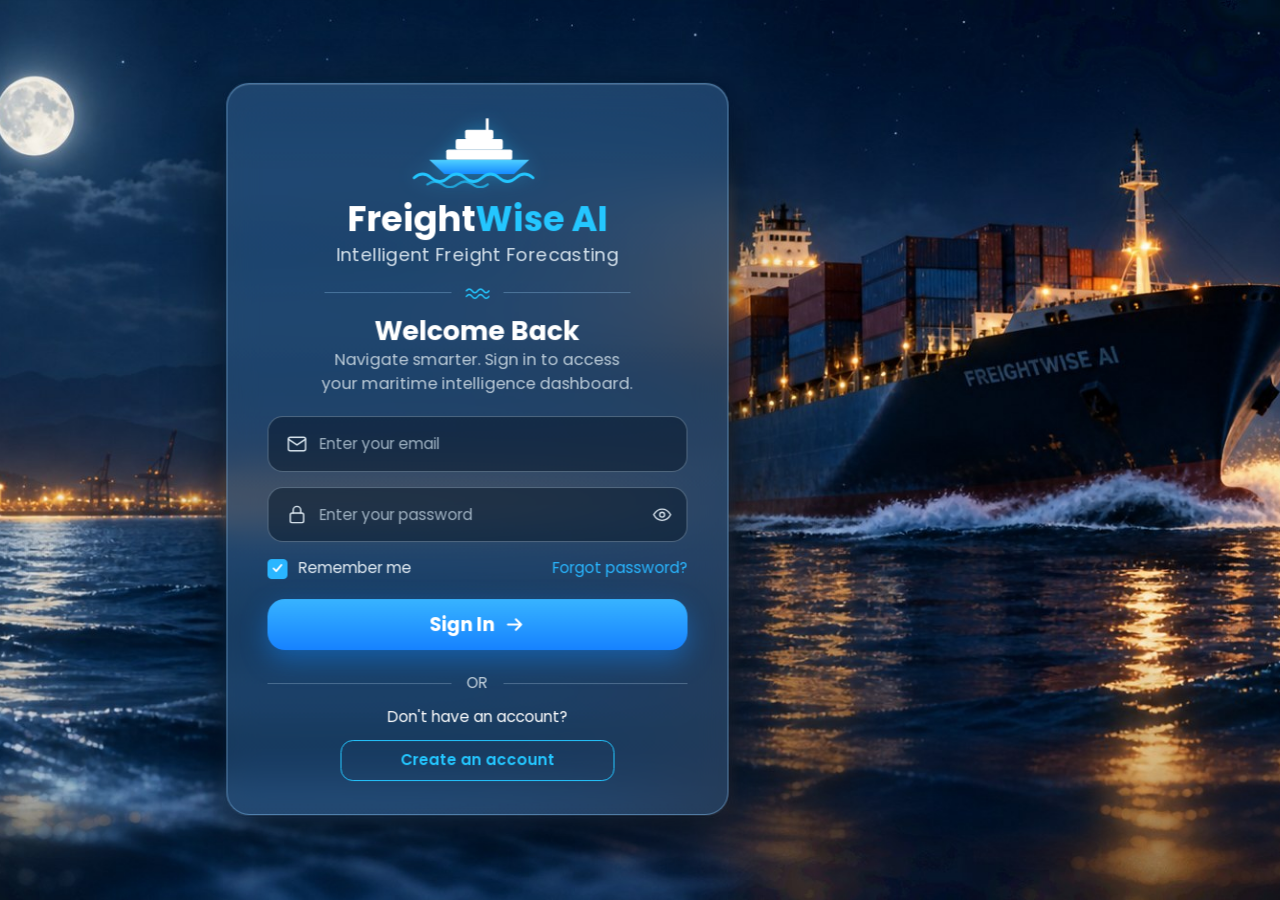
<file: Frontend/about.html>
<!DOCTYPE html>
<html lang="en">
<head>
  <meta charset="UTF-8">
  <meta name="viewport" content="width=device-width, initial-scale=1">
  <title>About FreightWise AI - FreightWise AI</title>
  <link rel="stylesheet" href="css/common.css">
  <link rel="stylesheet" href="css/dashboard.css">
</head>
<body class="app" data-page="about">
  <main class="content">
    <header class="page-head"><h1>About FreightWise AI</h1><p>AI-powered freight forecasting and maritime decision support for bulk cargo to the East Coast of India.</p></header>
    <div id="banner" class="banner" hidden></div>

    <section class="panel glass"><h3>The problem</h3><p class="muted">Freight rates are not constant. They move with recent freight trends, cargo and import activity, commodity conditions, port activity, weather and vessel availability. That uncertainty makes it hard for teams buying bulk cargo and chartering vessels to understand what freight conditions may look like next.</p></section>
    <section class="panel glass"><h3>Our solution</h3><p class="muted">FreightWise AI brings current freight, historical trends, a machine-learning forecast and supporting market context into one place, so a procurement or chartering team can review the evidence before deciding.</p></section>
    <section class="panel glass"><h3>How it works</h3><div class="flow"><div>Historical Data</div><span>↓</span><div>Feature Engineering</div><span>↓</span><div>Machine Learning</div><span>↓</span><div>Freight Forecast</div><span>↓</span><div>Market Context</div><span>↓</span><div>Maritime Context</div><span>↓</span><div>Decision Support</div></div></section>
    <section class="cols-2">
      <div class="panel glass"><h3>Machine learning</h3><p class="muted">A trained Extra Trees regression model forecasts the dry-bulk freight indicator (<code>bdry_close</code>) 14 trading observations ahead. It learns from freight lags, rolling statistics, momentum, calendar effects and commodity and industry indicators. The Model Insights page shows its real inputs, training period and test-period error.</p></div>
      <div class="panel glass"><h3>Key features</h3><p class="muted">Freight forecasting · Historical analysis · Market intelligence · Commodity context · Maritime context (when data is connected) · Forecast history · Model insights · Decision support</p></div>
      <div class="panel glass"><h3>Technology stack</h3><p class="muted"><b>Frontend:</b> HTML, CSS, JavaScript, Chart.js<br><b>Backend:</b> Python, Flask, pandas, SQLite<br><b>ML:</b> scikit-learn (Extra Trees), joblib</p></div>
      <div class="panel glass"><h3>Decision support</h3><p class="muted">FreightWise AI provides analytical information to support procurement and chartering decisions. It does not replace human commercial judgment. Forecasts are model estimates, not guarantees, and the app reports where its data sources are not connected.</p></div>
    </section>
    <p class="disclaimer">FreightWise AI provides analytical insights to support procurement and chartering decisions. Final commercial decisions should be made by the responsible team.</p>
  </main>
  <script src="js/common.js"></script>
</body>
</html>
</file>
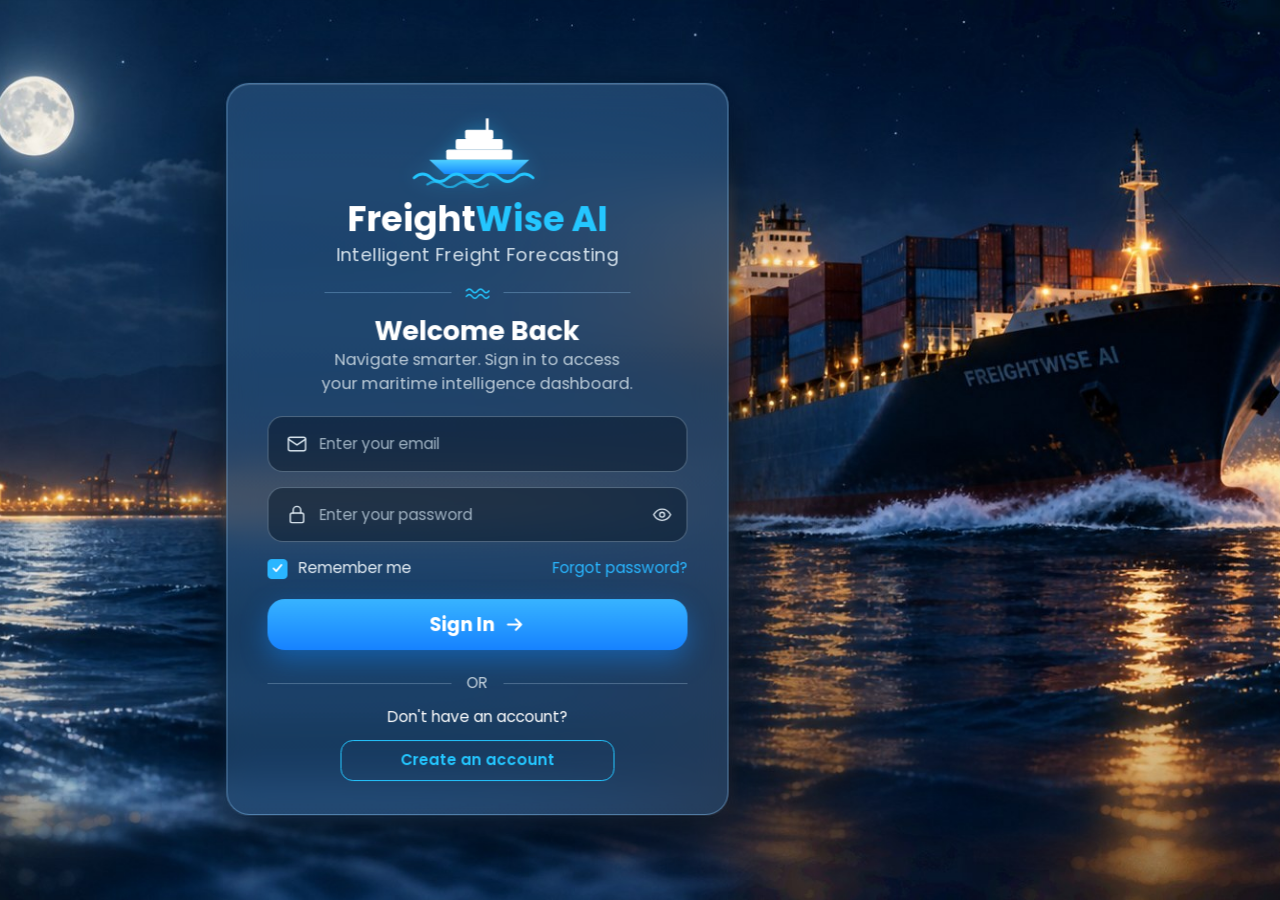
<file: Frontend/history.html>
<!DOCTYPE html>
<html lang="en">
<head>
  <meta charset="UTF-8">
  <meta name="viewport" content="width=device-width, initial-scale=1">
  <title>Forecast History - FreightWise AI</title>
  <link rel="stylesheet" href="css/common.css">
  <link rel="stylesheet" href="css/dashboard.css">
</head>
<body class="app" data-page="history">
  <main class="content">
    <header class="page-head"><h1>Forecast History</h1><p>Saved forecasts and the model's out-of-sample test results, compared with what actually happened.</p></header>
    <div id="banner" class="banner" hidden></div>

    <section class="panel glass">
      <div class="tabs" id="tabs"><button data-m="saved" class="active">My saved forecasts</button><button data-m="backtest">Model test period</button></div>
      <div class="tools">
        <input type="search" id="q" placeholder="Search…" aria-label="Search">
        <input type="date" id="dFrom" aria-label="From date"><input type="date" id="dTo" aria-label="To date">
        <select id="hSel" aria-label="Horizon"><option value="">All horizons</option></select>
        <button class="btn btn-outline" id="exportBtn">Export CSV</button>
      </div>
      <div class="tbl-wrap"><table><thead><tr><th>Date</th><th>Input freight</th><th>Predicted</th><th>Horizon</th><th>Actual</th><th>Difference</th><th>% error</th><th>Model</th></tr></thead><tbody id="rows"></tbody></table></div>
      <p class="muted" id="hNote" style="font-size:.8rem;margin-top:10px"></p>
    </section>
    <p class="disclaimer">FreightWise AI provides analytical insights to support procurement and chartering decisions. Final commercial decisions should be made by the responsible team.</p>
  </main>
  <script src="js/common.js"></script>
  <script src="js/api.js"></script>
  <script src="js/history.js"></script>
</body>
</html>
</file>
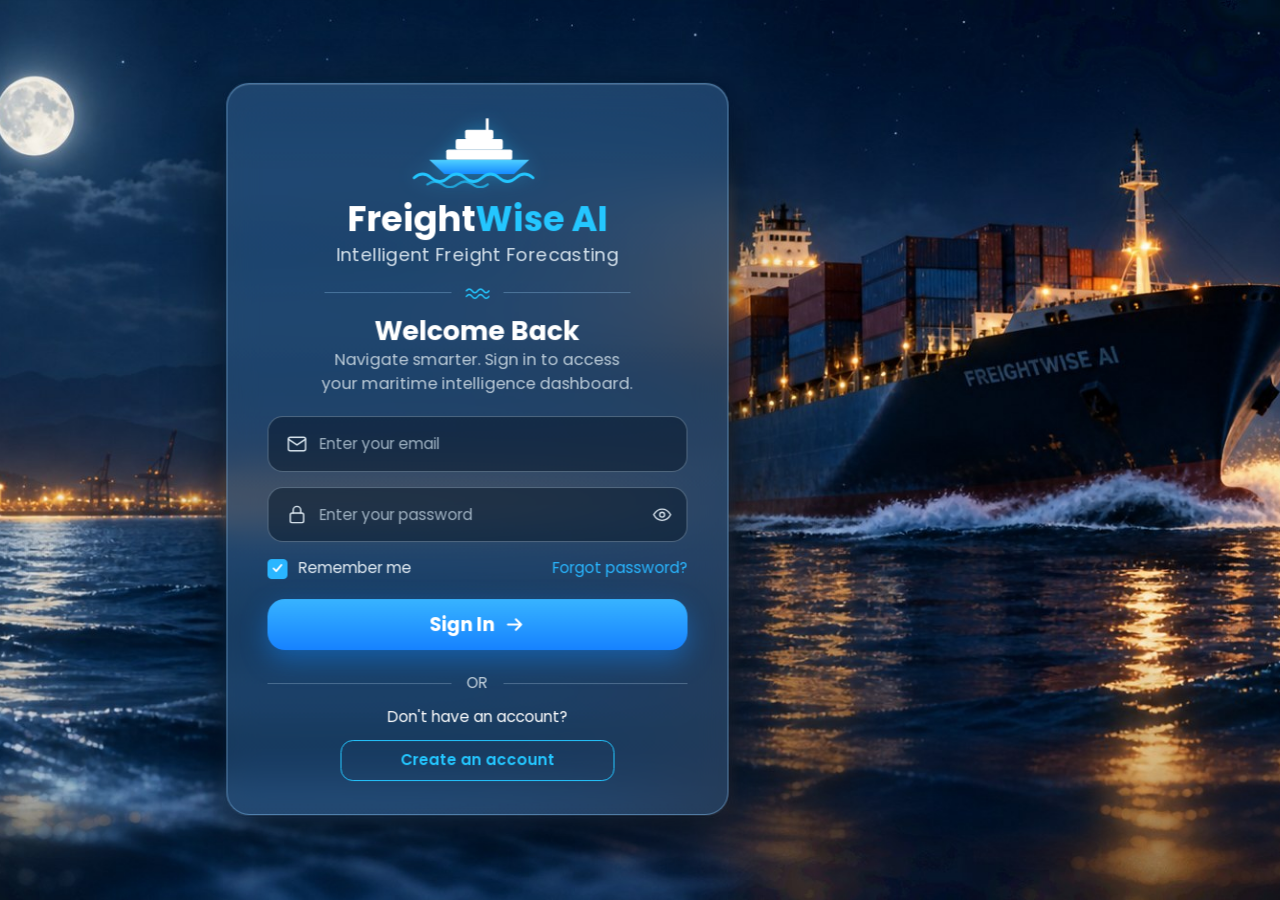
<file: Frontend/login.html>
<!DOCTYPE html>
<html lang="en">
<head>
  <meta charset="UTF-8">
  <meta name="viewport" content="width=device-width, initial-scale=1">
  <title>Sign in - FreightWise AI</title>
  <link rel="preconnect" href="https://fonts.googleapis.com">
  <link rel="preconnect" href="https://fonts.gstatic.com" crossorigin>
  <link href="https://fonts.googleapis.com/css2?family=Poppins:wght@400;500;600;700&display=swap" rel="stylesheet">
  <link rel="stylesheet" href="css/common.css">
  <link rel="stylesheet" href="css/login.css">
</head>
<body class="login-page">
  <div class="stage">
    <main class="login-card">

      <!-- Logo -->
      <svg class="logo" viewBox="0 0 146 76" aria-hidden="true">
        <defs><linearGradient id="hull" x1="0" y1="0" x2="0" y2="1"><stop offset="0" stop-color="#4fd0ff"/><stop offset="1" stop-color="#168BFF"/></linearGradient></defs>
        <rect x="82" y="3" width="3" height="14" fill="#fff"/>
        <rect x="60" y="15" width="30" height="10" rx="2" fill="#fff"/>
        <rect x="50" y="25" width="50" height="11" rx="2" fill="#fff"/>
        <rect x="40" y="36" width="70" height="11" rx="2" fill="#fff"/>
        <path d="M22 47 H128 L112 62 H38 Z" fill="url(#hull)"/>
        <path d="M6 66 q9 -8 18 0 t18 0 t18 0 t18 0 t18 0 t18 0 t18 0" fill="none" stroke="#24C6FF" stroke-width="3" stroke-linecap="round"/>
        <path d="M20 73 q8 -6 16 0 t16 0 t16 0 t16 0" fill="none" stroke="#24C6FF" stroke-width="2.5" stroke-linecap="round" opacity=".7"/>
      </svg>

      <h1 class="brand">Freight<span>Wise AI</span></h1>
      <p class="tagline">Intelligent Freight Forecasting</p>

      <div class="wave-divider" aria-hidden="true">
        <svg viewBox="0 0 26 16" fill="none" stroke="#24C6FF" stroke-width="1.6" stroke-linecap="round"><path d="M1 6 q3 -4 6 0 t6 0 t6 0 t6 0"/><path d="M1 12 q3 -4 6 0 t6 0 t6 0 t6 0"/></svg>
      </div>

      <h2>Welcome Back</h2>
      <p class="intro">Navigate smarter. Sign in to access your maritime intelligence dashboard.</p>

      <form id="loginForm" novalidate>
        <div class="field">
          <svg class="ico" viewBox="0 0 24 24"><rect x="3" y="5" width="18" height="14" rx="2"/><path d="M3 7l9 6 9-6"/></svg>
          <input type="email" id="email" placeholder="Enter your email" autocomplete="email" required>
        </div>
        <div class="field">
          <svg class="ico" viewBox="0 0 24 24"><rect x="5" y="11" width="14" height="10" rx="2"/><path d="M8 11V8a4 4 0 0 1 8 0v3"/></svg>
          <input type="password" id="password" placeholder="Enter your password" autocomplete="current-password" required>
          <button type="button" class="eye" id="togglePw" aria-label="Show password">
            <svg viewBox="0 0 24 24"><path d="M1.5 12S5.5 5 12 5s10.5 7 10.5 7-4 7-10.5 7S1.5 12 1.5 12z"/><circle cx="12" cy="12" r="3"/></svg>
          </button>
        </div>

        <div class="row">
          <label class="check"><input type="checkbox" id="remember" checked> Remember me</label>
          <a href="#" id="forgot">Forgot password?</a>
        </div>

        <button type="submit" class="signin">Sign In
          <svg viewBox="0 0 24 24"><path d="M4 12h15M13 6l6 6-6 6"/></svg>
        </button>
        <p class="form-msg" id="formMsg" role="alert"></p>
      </form>

      <div class="or"><span>OR</span></div>
      <p class="noacct">Don't have an account?</p>
      <a href="register.html" class="create">Create an account</a>
    </main>
  </div>
  <script src="js/login.js"></script>
</body>
</html>
</file>
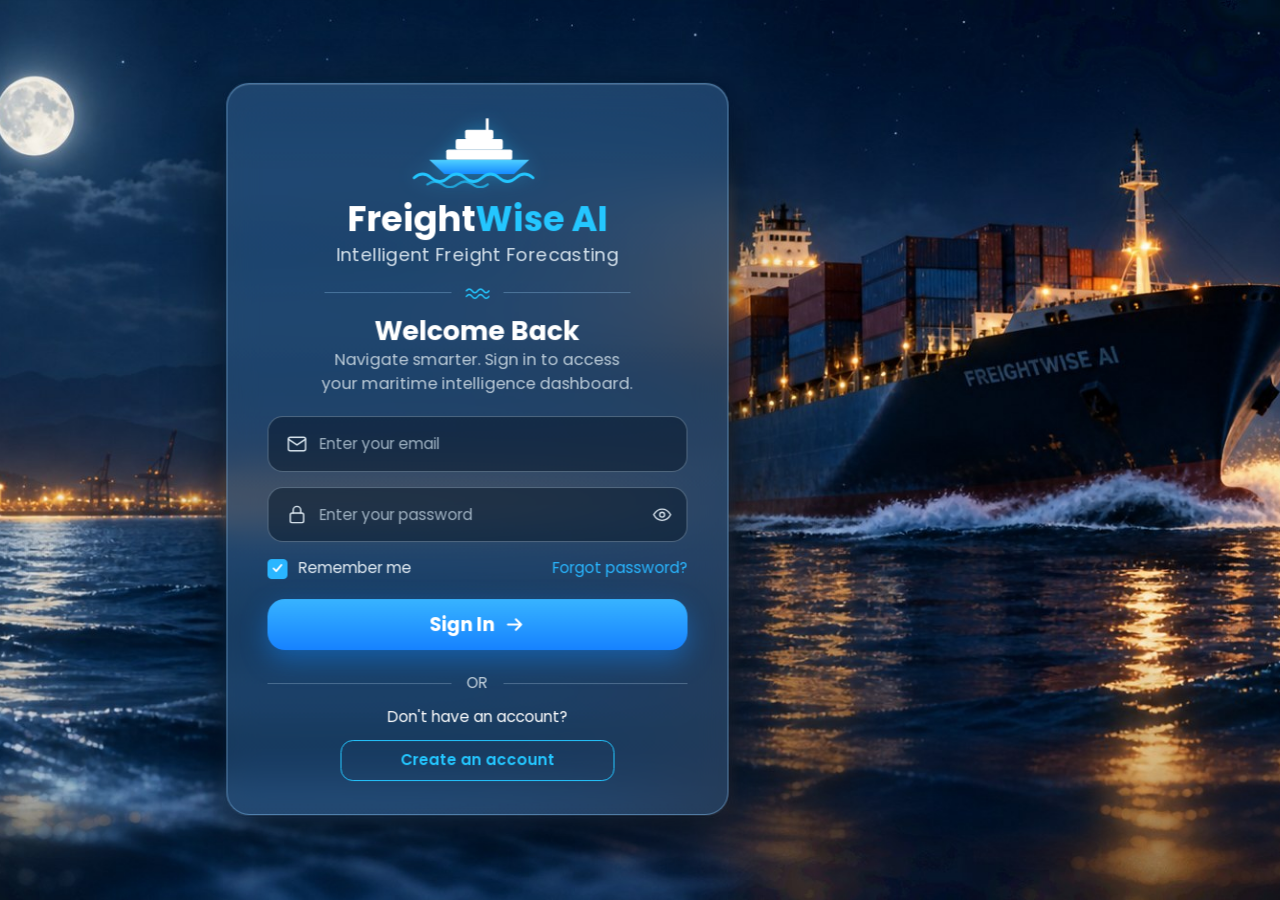
<file: Frontend/port.html>
<!DOCTYPE html>
<html lang="en">
<head>
  <meta charset="UTF-8">
  <meta name="viewport" content="width=device-width, initial-scale=1">
  <title>Port &amp; Weather - FreightWise AI</title>
  <link rel="stylesheet" href="css/common.css">
  <link rel="stylesheet" href="css/dashboard.css">
  <style>
    .live-badge{display:inline-flex;align-items:center;gap:6px;padding:4px 10px;border-radius:12px;font-size:.78rem;font-weight:700;background:rgba(75,227,160,.18);color:#4be3a0;border:1px solid rgba(75,227,160,.4)}
    .live-dot{width:8px;height:8px;border-radius:50%;background:#4be3a0;box-shadow:0 0 8px #4be3a0;animation:pulse 1.8s infinite}
    @keyframes pulse{0%{opacity:.4}50%{opacity:1}100%{opacity:.4}}
    .tbl-search{display:flex;justify-content:space-between;align-items:center;margin-bottom:12px;gap:12px;flex-wrap:wrap}
    .tbl-search input{padding:8px 12px;border-radius:8px;background:rgba(4,20,35,.7);border:1px solid rgba(50,200,255,.25);color:#fff;font:inherit;font-size:.85rem;min-width:240px}
    .table-container{max-height:360px;overflow-y:auto;border-radius:8px;border:1px solid rgba(50,200,255,.15)}
    .source-strip{display:flex;gap:10px;flex-wrap:wrap;margin:12px 0 20px;padding:10px 14px;border-radius:10px;background:rgba(10,41,66,.5);border:1px solid rgba(50,200,255,.15);font-size:.82rem}
    .source-tag{display:inline-flex;align-items:center;gap:5px;color:#AFC3D0}
    .source-tag b{color:#fff}
    .source-tag .ok{color:#4be3a0}
    .gauge-card{background:linear-gradient(135deg,rgba(16,56,92,.5),rgba(6,27,46,.7));border:1px solid rgba(36,198,255,.25);border-radius:10px;padding:16px}
    .gauge-val{font-size:2rem;font-weight:800;color:#24C6FF;margin:4px 0}
  </style>
</head>
<body class="app" data-page="port">
  <main class="content">
    <header class="page-head">
      <div style="display:flex;justify-content:space-between;align-items:center;flex-wrap:wrap;gap:10px">
        <div>
          <h1>Port &amp; Marine Weather Intelligence</h1>
          <p>Real-time maritime weather, wave dynamics, and port conditions for East Coast of India (Paradip Port Authority).</p>
        </div>
        <span class="live-badge"><span class="live-dot"></span>Live Feeds Connected</span>
      </div>
    </header>
    <div id="banner" class="banner" hidden></div>

    <!-- Active Source Status Strip -->
    <div class="source-strip">
      <div class="source-tag"><span>WeatherAPI.com:</span> <b class="ok" id="statusWeather">Live</b></div>
      <div class="source-tag"><span>Open-Meteo Marine:</span> <b class="ok" id="statusMarine">Live</b></div>
      <div class="source-tag"><span>AISStream Congestion:</span> <b class="ok" id="statusAIS">Live</b></div>
      <div class="source-tag" style="margin-left:auto"><span class="muted" id="lastObserved">Updated: Just now</span></div>
    </div>

    <!-- LIVE METEOROLOGICAL & MARINE STATS GRID -->
    <section class="grid-6">
      <!-- Live Temperature -->
      <article class="stat glass">
        <div class="label">Current Temperature</div>
        <div class="state" id="statTemp" style="font-size:1.8rem;color:#fff">32.1 °C</div>
        <div class="sub" id="statCondition">Cloudy · Feels like 36.5 °C (WeatherAPI)</div>
      </article>

      <!-- Live Wind -->
      <article class="stat glass">
        <div class="label">Wind Velocity &amp; Direction</div>
        <div class="state" id="statWind" style="font-size:1.6rem;color:#7be0ff">8.3 km/h S</div>
        <div class="sub" id="statPressure">Pressure: 1008 mb · Vis: 10 km</div>
      </article>

      <!-- Live Significant Wave Height -->
      <article class="stat glass">
        <div class="label">Significant Wave Height</div>
        <div class="state" id="statWave" style="font-size:1.8rem;color:#24C6FF">1.04 m</div>
        <div class="sub" id="statWavePeriod">Wave Period: 13.4s (Open-Meteo Marine)</div>
      </article>

      <!-- Live Swell & Ocean Current -->
      <article class="stat glass">
        <div class="label">Swell &amp; Ocean Currents</div>
        <div class="state" id="statSwell" style="font-size:1.4rem;color:#4be3a0">0.98 m Swell</div>
        <div class="sub" id="statCurrent">Current: 0.9 km/h (217° SW)</div>
      </article>

      <!-- AIS-Derived Congestion Score -->
      <article class="stat glass">
        <div class="label">AIS Congestion Score</div>
        <div class="state" id="statCongestion" style="font-size:1.8rem;color:#ffd27a">42.0 / 100</div>
        <div class="sub" id="statCongCategory">Moderate Queue · Stable Trend</div>
      </article>

      <!-- Anchorage Queue & Berths -->
      <article class="stat glass">
        <div class="label">Port Activity &amp; Queue</div>
        <div class="state" id="statPortAct" style="font-size:1.3rem">24 Berths / 21 Working</div>
        <div class="sub" id="statAnchorage">10 Vessels queued at anchorage (~36h wait)</div>
      </article>
    </section>

    <!-- LIVE CONGESTION & WEATHER ANALYSIS SECTION -->
    <div style="display:grid;grid-template-columns:repeat(auto-fit,minmax(300px,1fr));gap:18px;margin-top:20px">
      <!-- AIS-derived Congestion Card -->
      <div class="panel glass">
        <div style="display:flex;justify-content:space-between;align-items:flex-start">
          <h3 style="color:#24C6FF;font-size:1rem">AIS-Derived Port Congestion</h3>
          <span class="status-pill waiting" id="badgeCong">Moderate Queue</span>
        </div>
        <p class="muted" style="font-size:.82rem;margin:6px 0 14px">
          Observational metric derived from live AIS vessel telemetry across Paradip Port BBOX [19.8N–20.6N, 86.2E–87.2E]. Not an official Port Authority index.
        </p>
        <div class="res-grid" style="grid-template-columns:repeat(2,1fr)">
          <div><div class="k">Vessel Density</div><div class="v" id="valDensity">2.1 per 1000 km²</div></div>
          <div><div class="k">Anchorage Density</div><div class="v" id="valAnchDensity">3.2 per 1000 km²</div></div>
          <div><div class="k">Waiting Time Proxy</div><div class="v" id="valWaitProxy">~36.0 Hours</div></div>
          <div><div class="k">Stationary Ratio</div><div class="v" id="valStationary">32.2%</div></div>
        </div>
      </div>

      <!-- Marine Safety Conditions Card -->
      <div class="panel glass">
        <div style="display:flex;justify-content:space-between;align-items:flex-start">
          <h3 style="color:#24C6FF;font-size:1rem">Marine Berth Operations &amp; Safety</h3>
          <span class="status-pill working">Safe Navigation</span>
        </div>
        <p class="muted" style="font-size:.82rem;margin:6px 0 14px">
          Combined maritime weather indicators from WeatherAPI.com and Open-Meteo Marine API.
        </p>
        <div class="res-grid" style="grid-template-columns:repeat(2,1fr)">
          <div><div class="k">Wind Wave Height</div><div class="v" id="valWindWave">0.04 m</div></div>
          <div><div class="k">Swell Wave Period</div><div class="v" id="valSwellPeriod">11.35 s</div></div>
          <div><div class="k">Relative Humidity</div><div class="v" id="valHumidity">57%</div></div>
          <div><div class="k">Barometric Pressure</div><div class="v" id="valPressure">1008.0 mb</div></div>
        </div>
      </div>
    </div>

    <!-- Table 1: Paradip Berth Specifications -->
    <section class="panel glass" style="margin-top:20px">
      <div class="tbl-search">
        <div>
          <h3>Paradip Port Berth Specifications &amp; Permissible Dimensions</h3>
          <p class="muted" style="font-size:.84rem">24 operational berths including dedicated mechanised coal, iron ore, container, and oil jetties.</p>
        </div>
        <input type="text" id="berthSearch" placeholder="Search berth name or cargo…">
      </div>
      <div class="table-container">
        <table class="tbl" id="berthsTable">
          <thead>
            <tr>
              <th>ID</th>
              <th>Berth Name</th>
              <th>Commodity Handled</th>
              <th>Max LOA (m)</th>
              <th>Max Beam (m)</th>
              <th>Max Draft (m)</th>
            </tr>
          </thead>
          <tbody id="berthsBody">
            <tr><td style="font-weight:700;color:#24C6FF">1</td><td style="font-weight:600">Berth No. 01 (North Oil Jetty)</td><td><span class="status-pill expected">POL</span></td><td>260 m</td><td>46 m</td><td style="color:#7be0ff;font-weight:600">13.5 m</td></tr>
            <tr><td style="font-weight:700;color:#24C6FF">2</td><td style="font-weight:600">Berth No. 02 (New Iron Ore Berth)</td><td><span class="status-pill expected">Iron Ore</span></td><td>300 m</td><td>46 m</td><td style="color:#7be0ff;font-weight:600">16.0 m</td></tr>
            <tr><td style="font-weight:700;color:#24C6FF">3</td><td style="font-weight:600">Berth No. 03 (Mechanised Coal Berth 1)</td><td><span class="status-pill expected">Thermal Coal</span></td><td>260 m</td><td>46 m</td><td style="color:#7be0ff;font-weight:600">14.5 m</td></tr>
            <tr><td style="font-weight:700;color:#24C6FF">4</td><td style="font-weight:600">Berth No. 04 (Mechanised Coal Berth 2)</td><td><span class="status-pill expected">Coking Coal</span></td><td>260 m</td><td>46 m</td><td style="color:#7be0ff;font-weight:600">14.5 m</td></tr>
            <tr><td style="font-weight:700;color:#24C6FF">5</td><td style="font-weight:600">Berth No. 05 (General Cargo Berth)</td><td><span class="status-pill expected">Dry Bulk</span></td><td>230 m</td><td>32 m</td><td style="color:#7be0ff;font-weight:600">12.5 m</td></tr>
          </tbody>
        </table>
      </div>
    </section>

    <!-- Table 2: Tidal Reference Datums & Weather -->
    <div style="display:grid;grid-template-columns:minmax(0,1.2fr) minmax(0,1fr);gap:18px;margin-top:20px">
      <section class="panel glass">
        <h3>Tidal Reference Datums (Paradip)</h3>
        <p class="muted" style="font-size:.84rem;margin-bottom:12px">Standard navigational tidal datums used for vessel draft clearance.</p>
        <div class="table-container" style="max-height:260px">
          <table class="tbl" id="tidesTable">
            <thead>
              <tr>
                <th>Parameter</th>
                <th>Datum Value</th>
                <th>Unit</th>
                <th>Reference Description</th>
              </tr>
            </thead>
            <tbody id="tidesBody">
              <tr><td style="font-weight:600">Tide Type</td><td style="color:#24C6FF;font-weight:700">Semi-diurnal</td><td class="muted">—</td><td class="muted">2 high tides and 2 low tides per day</td></tr>
              <tr><td style="font-weight:600">Highest High Water (HHW)</td><td style="color:#24C6FF;font-weight:700">3.50</td><td class="muted">m</td><td class="muted">Relative to Chart Datum</td></tr>
              <tr><td style="font-weight:600">Mean High Water Springs (MHWS)</td><td style="color:#24C6FF;font-weight:700">2.58</td><td class="muted">m</td><td class="muted">Relative to Chart Datum</td></tr>
              <tr><td style="font-weight:600">Mean Sea Level (MSL)</td><td style="color:#24C6FF;font-weight:700">1.66</td><td class="muted">m</td><td class="muted">Relative to Chart Datum</td></tr>
              <tr><td style="font-weight:600">Mean Low Water Springs (MLWS)</td><td style="color:#24C6FF;font-weight:700">0.71</td><td class="muted">m</td><td class="muted">Relative to Chart Datum</td></tr>
            </tbody>
          </table>
        </div>
      </section>

      <section class="panel glass">
        <h3>Monthly Throughput Summary (Paradip Port)</h3>
        <p class="muted" style="font-size:.84rem;margin-bottom:12px">Cargo volumes handled across coastal and overseas routes.</p>
        <div class="table-container" style="max-height:260px">
          <table class="tbl" id="cargoTable">
            <thead>
              <tr>
                <th>Month</th>
                <th>Total Cargo (MT)</th>
                <th>Overseas (MT)</th>
                <th>Coastal (MT)</th>
                <th>Overseas Share</th>
              </tr>
            </thead>
            <tbody id="cargoBody">
              <tr><td style="font-weight:600">September 2024</td><td style="color:#4be3a0;font-weight:700">10,563,325</td><td>5,764,696</td><td>4,798,629</td><td><span class="status-pill expected">54.57%</span></td></tr>
              <tr><td style="font-weight:600">October 2024</td><td style="color:#4be3a0;font-weight:700">11,760,822</td><td>6,652,821</td><td>5,108,001</td><td><span class="status-pill expected">56.57%</span></td></tr>
              <tr><td style="font-weight:600">November 2024</td><td style="color:#4be3a0;font-weight:700">11,760,913</td><td>7,429,599</td><td>4,331,314</td><td><span class="status-pill expected">63.16%</span></td></tr>
            </tbody>
          </table>
        </div>
      </section>
    </div>

    <p class="disclaimer">FreightWise AI provides analytical insights to support procurement and chartering decisions. Final commercial decisions should be made by the responsible team.</p>
  </main>

  <script src="js/common.js"></script>
  <script src="js/api.js?v=4"></script>
  <script src="js/context.js?v=4"></script>
</body>
</html>
</file>
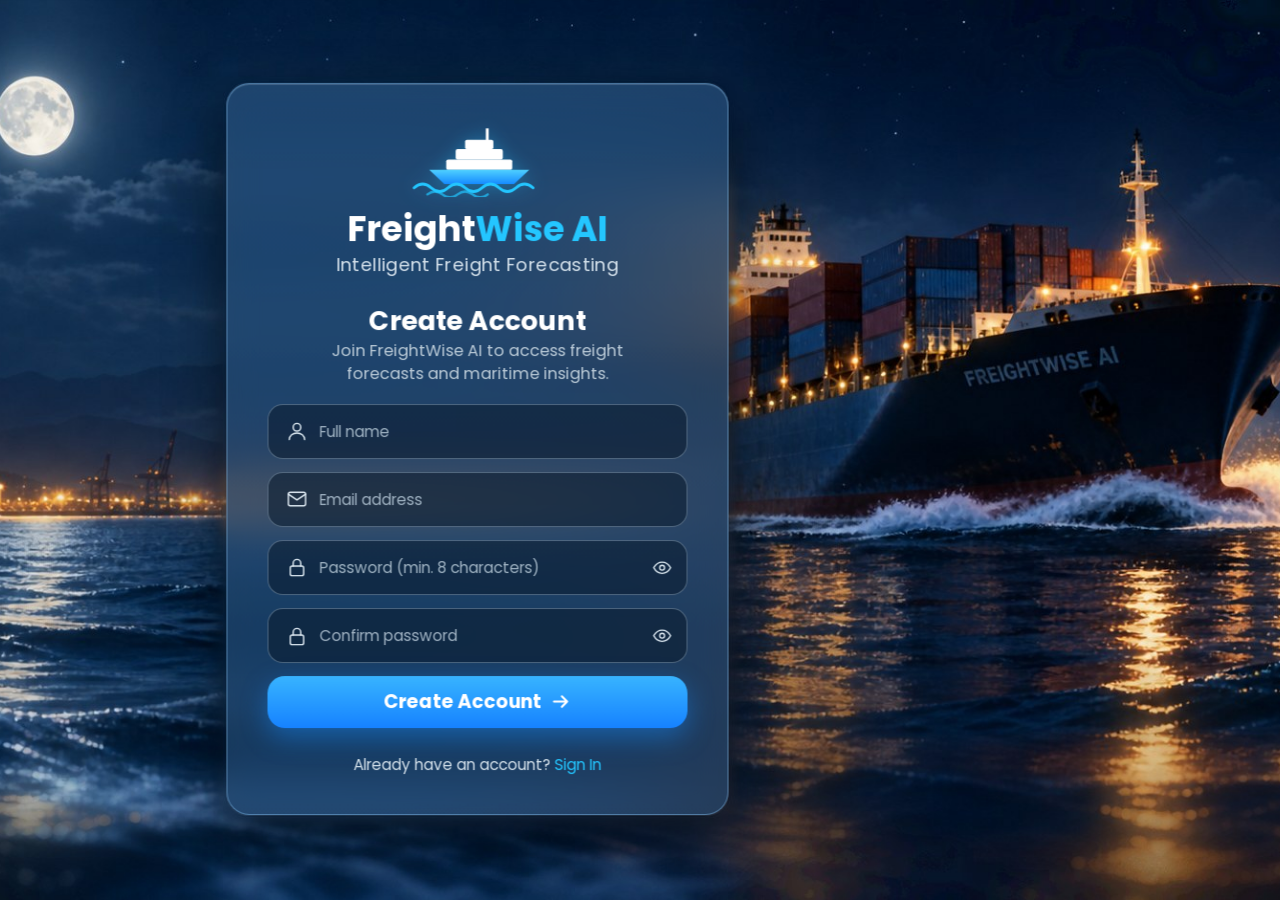
<file: Frontend/register.html>
<!DOCTYPE html>
<html lang="en">
<head>
  <meta charset="UTF-8">
  <meta name="viewport" content="width=device-width, initial-scale=1">
  <title>Create account - FreightWise AI</title>
  <link rel="preconnect" href="https://fonts.googleapis.com">
  <link rel="preconnect" href="https://fonts.gstatic.com" crossorigin>
  <link href="https://fonts.googleapis.com/css2?family=Poppins:wght@400;500;600;700&display=swap" rel="stylesheet">
  <link rel="stylesheet" href="css/common.css">
  <link rel="stylesheet" href="css/login.css">
</head>
<body class="login-page">
  <div class="stage">
    <main class="login-card register-card">
      <svg class="logo" viewBox="0 0 146 76" aria-hidden="true">
        <defs><linearGradient id="hull" x1="0" y1="0" x2="0" y2="1"><stop offset="0" stop-color="#4fd0ff"/><stop offset="1" stop-color="#168BFF"/></linearGradient></defs>
        <rect x="82" y="3" width="3" height="14" fill="#fff"/><rect x="60" y="15" width="30" height="10" rx="2" fill="#fff"/>
        <rect x="50" y="25" width="50" height="11" rx="2" fill="#fff"/><rect x="40" y="36" width="70" height="11" rx="2" fill="#fff"/>
        <path d="M22 47 H128 L112 62 H38 Z" fill="url(#hull)"/>
        <path d="M6 66 q9 -8 18 0 t18 0 t18 0 t18 0 t18 0 t18 0 t18 0" fill="none" stroke="#24C6FF" stroke-width="3" stroke-linecap="round"/>
        <path d="M20 73 q8 -6 16 0 t16 0 t16 0 t16 0" fill="none" stroke="#24C6FF" stroke-width="2.5" stroke-linecap="round" opacity=".7"/>
      </svg>
      <h1 class="brand">Freight<span>Wise AI</span></h1>
      <p class="tagline">Intelligent Freight Forecasting</p>

      <h2 class="reg-title">Create Account</h2>
      <p class="intro">Join FreightWise AI to access freight forecasts and maritime insights.</p>

      <form id="registerForm" novalidate>
        <div class="field">
          <svg class="ico" viewBox="0 0 24 24"><circle cx="12" cy="8" r="4"/><path d="M4 21c0-4.4 3.6-7 8-7s8 2.6 8 7"/></svg>
          <input type="text" id="name" placeholder="Full name" autocomplete="name" required>
        </div>
        <div class="field">
          <svg class="ico" viewBox="0 0 24 24"><rect x="3" y="5" width="18" height="14" rx="2"/><path d="M3 7l9 6 9-6"/></svg>
          <input type="email" id="email" placeholder="Email address" autocomplete="email" required>
        </div>
        <div class="field">
          <svg class="ico" viewBox="0 0 24 24"><rect x="5" y="11" width="14" height="10" rx="2"/><path d="M8 11V8a4 4 0 0 1 8 0v3"/></svg>
          <input type="password" id="password" placeholder="Password (min. 8 characters)" autocomplete="new-password" required>
          <button type="button" class="eye" data-target="password" aria-label="Show password"><svg viewBox="0 0 24 24"><path d="M1.5 12S5.5 5 12 5s10.5 7 10.5 7-4 7-10.5 7S1.5 12 1.5 12z"/><circle cx="12" cy="12" r="3"/></svg></button>
        </div>
        <div class="field">
          <svg class="ico" viewBox="0 0 24 24"><rect x="5" y="11" width="14" height="10" rx="2"/><path d="M8 11V8a4 4 0 0 1 8 0v3"/></svg>
          <input type="password" id="confirm" placeholder="Confirm password" autocomplete="new-password" required>
          <button type="button" class="eye" data-target="confirm" aria-label="Show password"><svg viewBox="0 0 24 24"><path d="M1.5 12S5.5 5 12 5s10.5 7 10.5 7-4 7-10.5 7S1.5 12 1.5 12z"/><circle cx="12" cy="12" r="3"/></svg></button>
        </div>
        <button type="submit" class="signin">Create Account
          <svg viewBox="0 0 24 24"><path d="M4 12h15M13 6l6 6-6 6"/></svg>
        </button>
        <p class="form-msg" id="formMsg" role="alert"></p>
      </form>

      <p class="switch">Already have an account? <a href="login.html">Sign In</a></p>
    </main>
  </div>
  <script src="js/register.js"></script>
</body>
</html>
</file>
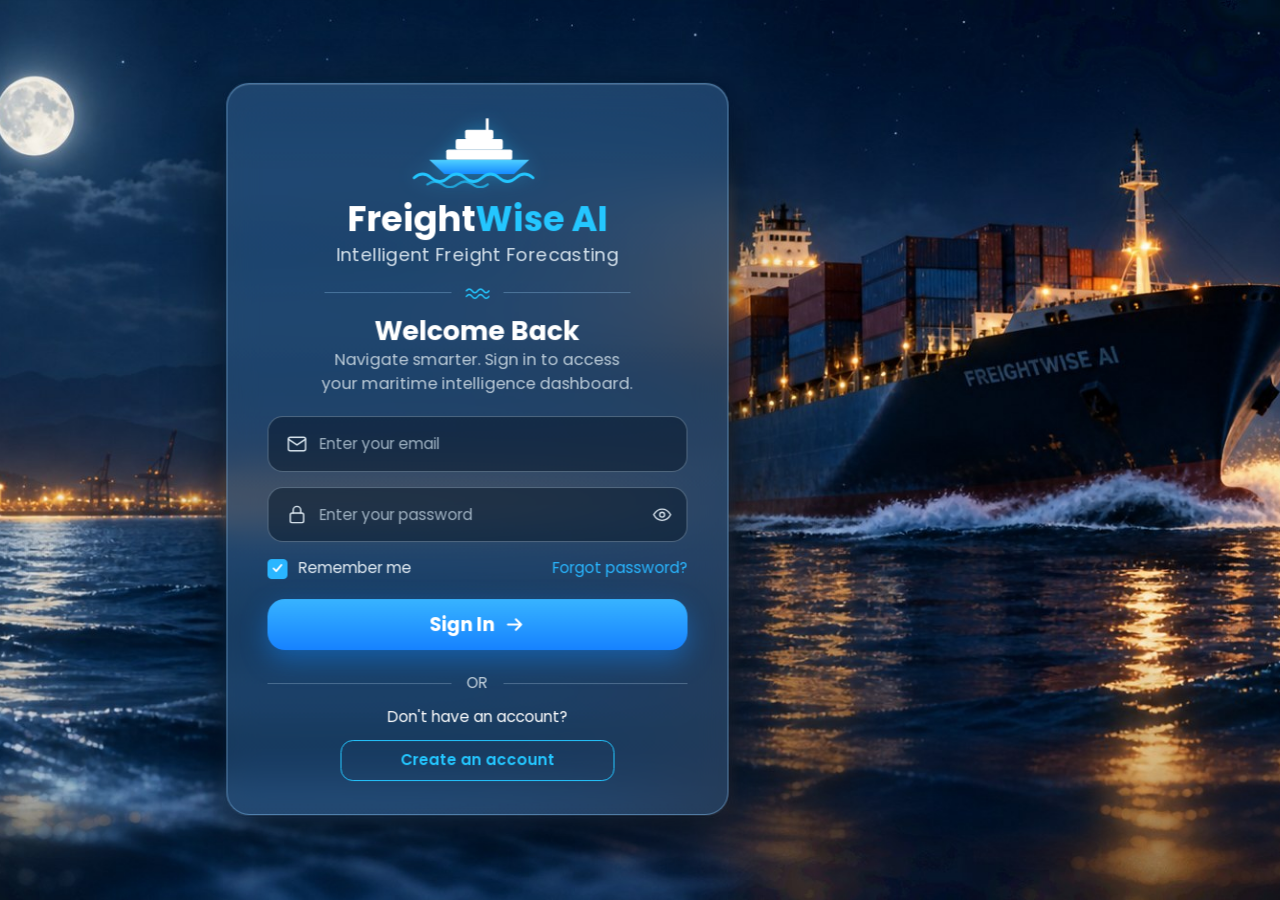
<file: Frontend/vessel.html>
<!DOCTYPE html>
<html lang="en">
<head>
  <meta charset="UTF-8">
  <meta name="viewport" content="width=device-width, initial-scale=1">
  <title>Vessel Insights - FreightWise AI</title>
  <link rel="stylesheet" href="css/common.css">
  <link rel="stylesheet" href="css/dashboard.css">
  <style>
    .live-badge{display:inline-flex;align-items:center;gap:6px;padding:4px 10px;border-radius:12px;font-size:.78rem;font-weight:700;background:rgba(75,227,160,.18);color:#4be3a0;border:1px solid rgba(75,227,160,.4)}
    .live-dot{width:8px;height:8px;border-radius:50%;background:#4be3a0;box-shadow:0 0 8px #4be3a0;animation:pulse 1.8s infinite}
    @keyframes pulse{0%{opacity:.4}50%{opacity:1}100%{opacity:.4}}
    .status-pill{display:inline-block;padding:2px 8px;border-radius:10px;font-size:.75rem;font-weight:600}
    .status-pill.working{background:rgba(75,227,160,.18);color:#4be3a0}
    .status-pill.waiting{background:rgba(255,210,122,.18);color:#ffd27a}
    .status-pill.expected{background:rgba(36,198,255,.18);color:#24C6FF}
    .vessel-filters{display:flex;justify-content:space-between;align-items:center;margin-bottom:12px;gap:12px;flex-wrap:wrap}
    .filter-chips{display:flex;gap:8px}
    .chip{padding:6px 12px;border-radius:8px;background:rgba(255,255,255,.05);border:1px solid rgba(50,200,255,.2);color:#AFC3D0;font-size:.8rem;font-weight:600;cursor:pointer;transition:all .15s}
    .chip.active{background:rgba(36,198,255,.25);color:#24C6FF;border-color:#24C6FF}
    .table-container{max-height:420px;overflow-y:auto;border-radius:8px;border:1px solid rgba(50,200,255,.15)}
    .source-strip{display:flex;gap:10px;flex-wrap:wrap;margin:12px 0 20px;padding:10px 14px;border-radius:10px;background:rgba(10,41,66,.5);border:1px solid rgba(50,200,255,.15);font-size:.82rem}
  </style>
</head>
<body class="app" data-page="vessels">
  <main class="content">
    <header class="page-head">
      <div style="display:flex;justify-content:space-between;align-items:center;flex-wrap:wrap;gap:10px">
        <div>
          <h1>Vessel Insights &amp; AIS Telemetry</h1>
          <p>Real-time AIS vessel position tracking, anchorage queue accumulation, and commercial fleet berth allocations.</p>
        </div>
        <span class="live-badge"><span class="live-dot"></span>Live AIS Stream Connected</span>
      </div>
    </header>
    <div id="banner" class="banner" hidden></div>

    <!-- AIS Feed Status Strip -->
    <div class="source-strip">
      <div><span>AISStream WebSocket:</span> <b style="color:#4be3a0" id="statusAisWs">Connected (wss://stream.aisstream.io/v0/stream)</b></div>
      <div style="margin-left:auto"><span>Congestion Analysis:</span> <b style="color:#ffd27a">AIS-Derived Congestion Active</b></div>
    </div>

    <!-- Stats Cards Grid -->
    <section class="grid-6">
      <article class="stat glass" data-key="vessel_activity">
        <div class="label">Total Vessel Calls</div>
        <div class="state" id="statVesselTotal">100 Calls</div>
        <div class="sub">Corridor movements across East Coast.</div>
      </article>

      <article class="stat glass" data-key="vessel_availability">
        <div class="label">Scheduled Incoming</div>
        <div class="state" id="statVesselExpected">69 Incoming</div>
        <div class="sub">Scheduled bulk carrier arrivals.</div>
      </article>

      <article class="stat glass">
        <div class="label">Currently Working</div>
        <div class="state" id="statVesselWorking" style="color:#4be3a0">21 Working</div>
        <div class="sub">Vessels berthed &amp; loading/discharging.</div>
      </article>

      <article class="stat glass">
        <div class="label">Anchorage Queue</div>
        <div class="state" id="statVesselWaiting" style="color:#ffd27a">10 at Anchorage</div>
        <div class="sub">Waiting queue awaiting berth allocation.</div>
      </article>

      <article class="stat glass">
        <div class="label">AIS Congestion Score</div>
        <div class="state" id="statVesselCongScore" style="color:#24C6FF;font-size:1.8rem">42.0 / 100</div>
        <div class="sub">Moderate Queue (AIS-derived proxy).</div>
      </article>

      <article class="stat glass">
        <div class="label">Charter Fleet Class</div>
        <div class="state" style="font-size:1.05rem">Panamax &amp; Supramax</div>
        <div class="sub">Dominant deadweight tonnage on route.</div>
      </article>
    </section>

    <!-- AIS-Derived Congestion Overview Banner -->
    <section class="panel glass" style="margin-top:20px;border-left:4px solid #24C6FF">
      <div style="display:flex;justify-content:space-between;align-items:center;flex-wrap:wrap;gap:10px">
        <div>
          <h3 style="color:#24C6FF;font-size:1.05rem">AIS-Derived Port Congestion Metrics</h3>
          <p class="muted" style="font-size:.82rem;margin-top:4px">
            Observational analysis derived from AISStream geographic BBOX [19.8N–20.6N, 86.2E–87.2E]. Preserves raw observation logs for dynamic recalculation.
          </p>
        </div>
        <span class="status-pill waiting" id="pillCongCategory">Moderate Queue · Stable</span>
      </div>
      <div class="res-grid" style="grid-template-columns:repeat(auto-fit,minmax(180px,1fr));margin-top:14px">
        <div><div class="k">Waiting Time Proxy</div><div class="v" id="txtWaitProxy">~36.0 Hours</div></div>
        <div><div class="k">Vessel Density</div><div class="v" id="txtVesselDensity">2.1 / 1000 km²</div></div>
        <div><div class="k">Anchorage Accumulation</div><div class="v" id="txtAccumulation">13 Vessels</div></div>
        <div><div class="k">Average Speed in BBOX</div><div class="v" id="txtAvgSpeed">3.2 Knots</div></div>
      </div>
    </section>

    <!-- Vessel Traffic Table -->
    <section class="panel glass" style="margin-top:20px">
      <div class="vessel-filters">
        <div class="filter-chips">
          <button type="button" class="chip active" data-filter="all">All Vessels (<span id="cntAll">100</span>)</button>
          <button type="button" class="chip" data-filter="working">Working (<span id="cntWorking">21</span>)</button>
          <button type="button" class="chip" data-filter="waiting">Anchorage Queue (<span id="cntWaiting">10</span>)</button>
          <button type="button" class="chip" data-filter="expected">Expected (<span id="cntExpected">69</span>)</button>
        </div>
        <input type="text" id="vesselSearch" placeholder="Search vessel name or cargo…">
      </div>

      <div class="table-container">
        <table class="tbl" id="vesselsTable">
          <thead>
            <tr>
              <th>Vessel Name</th>
              <th>Status / Operation</th>
              <th>Cargo</th>
              <th>D / L</th>
              <th>LOA (m)</th>
              <th>Beam (m)</th>
              <th>Draft (m)</th>
              <th>ETA / Arrival</th>
              <th>Assigned Berth</th>
            </tr>
          </thead>
          <tbody id="vesselsBody">
            <tr><td style="font-weight:600;color:#fff">MT. TORM ASLAUG</td><td><span class="status-pill expected">Expected vessel</span></td><td><b>NAPTHA</b></td><td><span class="status-pill expected">L</span></td><td>183.2 m</td><td>32.2 m</td><td style="color:#7be0ff">0.0 m</td><td class="muted" style="font-size:.82rem">28-11 2200</td><td style="font-weight:600;color:#24C6FF">Anchorage</td></tr>
            <tr><td style="font-weight:600;color:#fff">MV. HL AMBITION</td><td><span class="status-pill expected">Expected vessel</span></td><td><b>PIG IRON</b></td><td><span class="status-pill expected">D</span></td><td>179.5 m</td><td>27.7 m</td><td style="color:#7be0ff">9.5 m</td><td class="muted" style="font-size:.82rem">29-11 0400</td><td style="font-weight:600;color:#24C6FF">PICT</td></tr>
            <tr><td style="font-weight:600;color:#fff">MV. GREAT TRADER</td><td><span class="status-pill expected">Expected vessel</span></td><td><b>TH.COAL</b></td><td><span class="status-pill expected">L</span></td><td>189.99 m</td><td>32.26 m</td><td style="color:#7be0ff">13.0 m</td><td class="muted" style="font-size:.82rem">29-11 0500</td><td style="font-weight:600;color:#24C6FF">Berth 03</td></tr>
            <tr><td style="font-weight:600;color:#fff">MV. ULTRA GALAXY</td><td><span class="status-pill working">Working vessel</span></td><td><b>COKING COAL</b></td><td><span class="status-pill expected">D</span></td><td>199.9 m</td><td>32.2 m</td><td style="color:#7be0ff">14.1 m</td><td class="muted" style="font-size:.82rem">At Berth</td><td style="font-weight:600;color:#24C6FF">Berth 04</td></tr>
            <tr><td style="font-weight:600;color:#fff">MV. APJ MAHAKALI</td><td><span class="status-pill waiting">Waiting at anchorage</span></td><td><b>TH.COAL</b></td><td><span class="status-pill expected">L</span></td><td>225.0 m</td><td>32.26 m</td><td style="color:#7be0ff">14.0 m</td><td class="muted" style="font-size:.82rem">Anchorage</td><td style="font-weight:600;color:#24C6FF">Waiting Queue</td></tr>
          </tbody>
        </table>
      </div>
    </section>

    <p class="disclaimer">FreightWise AI provides analytical insights to support procurement and chartering decisions. Final commercial decisions should be made by the responsible team.</p>
  </main>

  <script src="js/common.js"></script>
  <script src="js/api.js?v=4"></script>
  <script src="js/context.js?v=4"></script>
</body>
</html>
</file>
<file: Frontend/css/common.css>
/* FreightWise AI - shared design system */
:root{
  --navy:#061B2E; --deep:#0A2942; --cyan:#24C6FF; --blue:#168BFF;
  --white:#FFFFFF; --muted:#AFC3D0;
  --border:rgba(50,200,255,.25); --glass:rgba(10,41,66,.55);
  --radius:20px;
}
*{box-sizing:border-box;margin:0;padding:0}
html,body{height:100%}
body{font-family:"Segoe UI",system-ui,sans-serif;background:var(--navy);color:var(--white);line-height:1.5}
a{color:var(--cyan);text-decoration:none}
a:hover{text-decoration:underline}
:focus-visible{outline:2px solid var(--cyan);outline-offset:2px}

.glass{
  background:var(--glass);
  backdrop-filter:blur(18px);-webkit-backdrop-filter:blur(18px);
  border:1px solid var(--border);border-radius:var(--radius);
  box-shadow:0 24px 60px rgba(0,0,0,.45),0 0 40px rgba(36,198,255,.08);
}
.btn{
  display:block;width:100%;padding:13px 18px;border-radius:12px;cursor:pointer;
  font:600 1rem "Segoe UI",system-ui,sans-serif;text-align:center;
  border:1px solid transparent;transition:transform .15s,box-shadow .2s;
}
.btn-primary{color:#fff;background:linear-gradient(90deg,var(--blue),var(--cyan));box-shadow:0 8px 24px rgba(22,139,255,.35)}
.btn-primary:hover{transform:translateY(-1px);box-shadow:0 12px 30px rgba(36,198,255,.45)}
.btn-primary:disabled{opacity:.6;cursor:wait;transform:none}
.btn-outline{color:var(--cyan);background:transparent;border-color:var(--border)}
.btn-outline:hover{background:rgba(36,198,255,.08);text-decoration:none}

@media (prefers-reduced-motion:reduce){*{animation:none!important;transition:none!important}}

/* ================= App shell (sidebar + content) ================= */
body.app{min-height:100vh;background:radial-gradient(1200px 600px at 85% -10%,rgba(22,139,255,.18),transparent),linear-gradient(180deg,#061B2E,#04121f)}
.sidebar{position:fixed;inset:0 auto 0 0;width:250px;padding:22px 16px;display:flex;flex-direction:column;z-index:30;
  background:rgba(6,27,46,.92);border-right:1px solid var(--border);backdrop-filter:blur(14px);transition:transform .25s}
.side-brand{display:flex;align-items:center;gap:10px;font-weight:700;font-size:1.15rem;padding:4px 8px 22px}
.side-brand span{color:var(--cyan)}
.side-brand svg{width:36px;height:22px}
.nav-links{display:flex;flex-direction:column;gap:4px}
.nav-links a{display:flex;align-items:center;gap:12px;padding:11px 14px;border-radius:12px;color:var(--muted);font-weight:500;transition:background .15s,color .15s}
.nav-links a:hover{background:rgba(36,198,255,.08);color:#fff;text-decoration:none}
.nav-links a.active{color:#fff;background:linear-gradient(90deg,rgba(22,139,255,.28),rgba(36,198,255,.06));box-shadow:inset 3px 0 0 var(--cyan)}
.nav-links svg{width:20px;height:20px;fill:none;stroke:currentColor;stroke-width:1.7;stroke-linecap:round;stroke-linejoin:round}
.side-user{margin-top:auto;padding:14px;border:1px solid var(--border);border-radius:14px;background:rgba(10,41,66,.5)}
.side-user .name{font-weight:600;overflow:hidden;text-overflow:ellipsis;white-space:nowrap}
.side-user .mail{font-size:.8rem;color:var(--muted);overflow:hidden;text-overflow:ellipsis;white-space:nowrap;margin-bottom:10px}
.logout{width:100%;padding:9px;border-radius:10px;border:1px solid var(--border);background:transparent;color:var(--cyan);font:600 .9rem "Segoe UI",sans-serif;cursor:pointer}
.logout:hover{background:rgba(36,198,255,.1)}

.content{margin-left:250px;padding:32px clamp(18px,3vw,40px);animation:pageIn .4s ease both}
@keyframes pageIn{from{opacity:0;transform:translateY(8px)}}
.page-head h1{font-size:1.7rem}
.page-head p{color:var(--muted)}
.grid-4{display:grid;grid-template-columns:repeat(auto-fit,minmax(210px,1fr));gap:18px;margin-top:24px}
.stat{padding:20px}
.stat .label{color:var(--muted);font-size:.85rem}
.stat .value{font-size:1.8rem;font-weight:700;margin:6px 0 4px}
.badge{display:inline-block;padding:2px 10px;border-radius:99px;font-size:.72rem;border:1px solid var(--border);color:var(--cyan)}

.menu-btn{display:none}
@media (max-width:900px){
  .sidebar{transform:translateX(-100%)}
  .sidebar.open{transform:none}
  .content{margin-left:0;padding-top:78px}
  .menu-btn{display:grid;place-items:center;position:fixed;top:14px;left:14px;z-index:40;width:44px;height:44px;border-radius:12px;
    background:rgba(6,27,46,.92);border:1px solid var(--border);color:#fff;cursor:pointer}
  .scrim{position:fixed;inset:0;background:rgba(0,0,0,.55);z-index:25}
}
</file>
<file: Frontend/css/dashboard.css>
/* Shared page components (dashboard + forecast) */
.banner{margin:16px 0;padding:12px 16px;border-radius:12px;background:rgba(255,120,120,.12);border:1px solid rgba(255,120,120,.4);color:#ffb4b4}
.muted{color:var(--muted)}
.panel{padding:22px;margin-top:22px}
.panel h3{margin-bottom:12px;font-size:1.05rem}
.stat .sub{font-size:.8rem;color:var(--muted)}
.up{color:#4be3a0}.down{color:#ff8a8a}
.grid-6{display:grid;grid-template-columns:repeat(auto-fit,minmax(200px,1fr));gap:18px;margin-top:24px}
.chart-head{display:flex;justify-content:space-between;align-items:center;flex-wrap:wrap;gap:10px}
.range-btns{display:flex;gap:6px;flex-wrap:wrap}
.range-btns button{padding:6px 12px;border-radius:10px;border:1px solid var(--border);background:transparent;color:var(--muted);cursor:pointer;font-weight:600}
.range-btns button.active,.range-btns button:hover{color:#fff;background:rgba(36,198,255,.15);border-color:var(--cyan)}
.chart-box{position:relative;height:360px}
.insight{display:flex;gap:12px;padding:12px 0;border-top:1px solid rgba(50,200,255,.12)}
.insight:first-child{border-top:0}
.chip{flex:none;height:fit-content;padding:2px 10px;border-radius:99px;font-size:.72rem;font-weight:600;border:1px solid}
.chip.Information{color:#7be0ff;border-color:rgba(36,198,255,.5)}
.chip.Watch{color:#ffd27a;border-color:rgba(255,184,77,.6)}
.chip.Attention{color:#ff9a9a;border-color:rgba(255,120,120,.6)}
.insight b{display:block;font-size:.92rem}
.disclaimer{margin-top:22px;padding:14px 18px;border-radius:12px;border:1px solid var(--border);color:var(--muted);font-size:.85rem}

/* tables, tools, flow, banner button */
.banner button{margin-left:8px;padding:3px 12px;border-radius:8px;border:1px solid currentColor;background:transparent;color:inherit;cursor:pointer}
.tools{display:flex;gap:10px;flex-wrap:wrap;margin-bottom:14px}
.tools input,.tools select{padding:9px 12px;border-radius:10px;background:rgba(4,20,35,.7);border:1px solid var(--border);color:#fff;font:inherit;min-width:150px}
.tools .btn{width:auto}
.tbl-wrap{overflow-x:auto}
table{width:100%;border-collapse:collapse;font-size:.88rem;white-space:nowrap}
th,td{text-align:left;padding:9px 12px;border-bottom:1px solid rgba(50,200,255,.12)}
th{color:var(--muted);font-weight:600}
.flow{display:flex;flex-direction:column;align-items:center;gap:6px;margin:14px 0}
.flow div{padding:10px 22px;border:1px solid var(--border);border-radius:12px;background:rgba(10,41,66,.5);min-width:260px;text-align:center}
.flow span{color:var(--cyan)}
.unavail{padding:18px;text-align:left}
.unavail .state{color:#ffd27a;font-weight:600;margin:6px 0}
.tabs{display:flex;gap:6px;margin-bottom:14px}
.tabs button{padding:7px 14px;border-radius:10px;border:1px solid var(--border);background:transparent;color:var(--muted);cursor:pointer;font-weight:600}
.tabs button.active{color:#fff;background:rgba(36,198,255,.15);border-color:var(--cyan)}
.cols-2{display:grid;grid-template-columns:repeat(auto-fit,minmax(320px,1fr));gap:18px}
</file>
<file: Frontend/css/login.css>
/* Login page - matches the FreightWise AI mockup.
   The stage is the background photo; the card is positioned and scaled in
   percentages of it, so the layout stays identical at any screen size. */
.login-page{
  --W:max(100vw, calc(100vh * 1.7768));   /* rendered width of the photo (16:9) */
  height:100vh;overflow:hidden;background:#061B2E;
  font-family:"Poppins","Segoe UI",system-ui,sans-serif;
}
.stage{
  position:absolute;left:50%;top:50%;width:var(--W);aspect-ratio:1672/941;
  transform:translate(-50%,-50%);
  background:url("../assets/maritime-bg.jpg") center/100% 100% no-repeat;
}

/* ---- Glass card (1em = 16px of the mockup, scaled with the photo) ---- */
.login-card{
  position:absolute;left:24.16%;top:9.25%;width:31.34%;height:81.3%;
  font-size:calc(var(--W) / 1672 * 16);
  padding:2em 2.6em 1.8em;
  display:flex;flex-direction:column;align-items:center;text-align:center;
  background:linear-gradient(180deg,rgba(47,90,134,.60),rgba(40,78,118,.55));
  -webkit-backdrop-filter:blur(1.1em) saturate(1.2);backdrop-filter:blur(1.1em) saturate(1.2);
  border:1px solid rgba(140,200,245,.42);border-radius:1.5em;
  box-shadow:0 1.5em 4em rgba(0,0,0,.45),inset 0 1px 0 rgba(255,255,255,.14);
}
.logo{width:9em;height:4.75em;filter:drop-shadow(0 0 .6em rgba(36,198,255,.35))}
.brand{font-size:2.3em;font-weight:700;line-height:1.2;margin-top:.3em;color:#fff}
.brand span{color:var(--cyan)}
.tagline{font-size:1.2em;color:#d3e0ea;letter-spacing:.02em;margin-top:.05em}
.wave-divider{display:flex;align-items:center;gap:.9em;width:20em;margin:1.05em 0 .95em}
.wave-divider::before,.wave-divider::after{content:"";flex:1;height:1px;background:rgba(150,200,240,.35)}
.wave-divider svg{width:1.6em;height:1em}
.login-card h2{font-size:1.75em;font-weight:700;line-height:1.2;color:#fff}
.intro{font-size:1.06em;color:#b9c9d6;line-height:1.45;max-width:20em;margin:.1em 0 1.3em}

form{width:100%}
.field{position:relative;margin-bottom:1em}
.field input{
  width:100%;height:3.6em;padding:0 3em 0 3.3em;border-radius:1em;
  background:rgba(10,26,44,.55);border:1px solid rgba(190,215,235,.35);
  color:#ffffff;caret-color:#ffffff;font:inherit;font-size:1em;
}
.field input::placeholder{color:#9fb2c2}
.field input:focus{outline:none;border-color:var(--cyan);box-shadow:0 0 0 .2em rgba(36,198,255,.22)}
.field input:-webkit-autofill{-webkit-text-fill-color:#fff;caret-color:#fff;box-shadow:0 0 0 100em #14304b inset;transition:background-color 9999s}
.field .ico{position:absolute;left:1.15em;top:50%;transform:translateY(-50%);width:1.5em;height:1.5em;
  fill:none;stroke:#dbe7f0;stroke-width:1.5;stroke-linecap:round;stroke-linejoin:round}
.eye{position:absolute;right:.7em;top:50%;transform:translateY(-50%);width:2.4em;height:2.4em;
  background:none;border:0;cursor:pointer;color:#dbe7f0;display:grid;place-items:center}
.eye svg{width:1.45em;height:1.45em;fill:none;stroke:currentColor;stroke-width:1.6;stroke-linecap:round;stroke-linejoin:round}
.eye:hover{color:var(--cyan)}
.eye.shown::after{content:"";position:absolute;width:1.6em;height:2px;background:currentColor;transform:rotate(-40deg)}

.row{display:flex;justify-content:space-between;align-items:center;margin:.9em 0 1.2em}
.check{display:flex;align-items:center;gap:.7em;color:#e6eef5;cursor:pointer}
.check input{
  appearance:none;-webkit-appearance:none;width:1.5em;height:1.5em;margin:0;cursor:pointer;
  border-radius:.3em;border:1.5px solid rgba(190,215,235,.6);background:transparent;
}
.check input:checked{
  border-color:#2ab6ff;background:#2ab6ff center/80% no-repeat
  url("data:image/svg+xml;utf8,<svg xmlns='http://www.w3.org/2000/svg' viewBox='0 0 16 16'><path d='M3.5 8.5l3 3 6-7' fill='none' stroke='white' stroke-width='2' stroke-linecap='round' stroke-linejoin='round'/></svg>");
}
.row a{color:#2ab6ff}

.signin{
  width:100%;height:2.7em;border:0;border-radius:.9em;cursor:pointer;color:#fff;
  font:700 1.25em/1 "Poppins","Segoe UI",sans-serif;
  display:flex;align-items:center;justify-content:center;gap:.5em;
  background:linear-gradient(180deg,#38b4ff,#1682ff);
  box-shadow:0 .5em 1.4em rgba(22,139,255,.45);transition:transform .15s,box-shadow .2s;
}
.signin svg{width:1.1em;height:1.1em;fill:none;stroke:#fff;stroke-width:2.4;stroke-linecap:round;stroke-linejoin:round}
.signin:hover{transform:translateY(-1px);box-shadow:0 .7em 1.8em rgba(36,198,255,.5)}
.form-msg{height:0;overflow:visible;position:relative;top:.5em;font-size:.82em;color:#ff9a9a}

.or{display:flex;align-items:center;gap:1em;width:100%;color:#c3d1dc;margin:1.4em 0 .75em}
.or::before,.or::after{content:"";flex:1;height:1px;background:rgba(190,215,235,.3)}
.noacct{color:#fff;margin-bottom:.7em}
.create{
  display:grid;place-items:center;width:17.9em;height:2.7em;border-radius:.8em;
  border:1.5px solid var(--cyan);color:var(--cyan);font-weight:600;text-decoration:none;
  transition:background .2s;
}
.create:hover{background:rgba(36,198,255,.1);text-decoration:none}

/* ---- Phones / small tablets: same look, simple centred layout ---- */
@media (max-width:820px){
  .login-page{overflow:auto;height:auto;min-height:100vh}
  .stage{position:fixed;inset:0;width:auto;aspect-ratio:auto;transform:none;
    background-size:cover;background-position:62% center;
    display:grid;place-items:center;overflow:auto;padding:20px}
  .login-card{position:relative;left:auto;top:auto;height:auto;width:min(100%,430px);font-size:16px;
    background:linear-gradient(180deg,rgba(38,74,112,.82),rgba(30,62,98,.78))}
}

/* ---- Register page additions ---- */
.register-card{justify-content:center}
.register-card .intro{margin-bottom:1.1em}
.register-card .field{margin-bottom:.85em}
.reg-title{margin-top:1em}
.switch{margin-top:1.7em;color:#d3e0ea}
</file>
